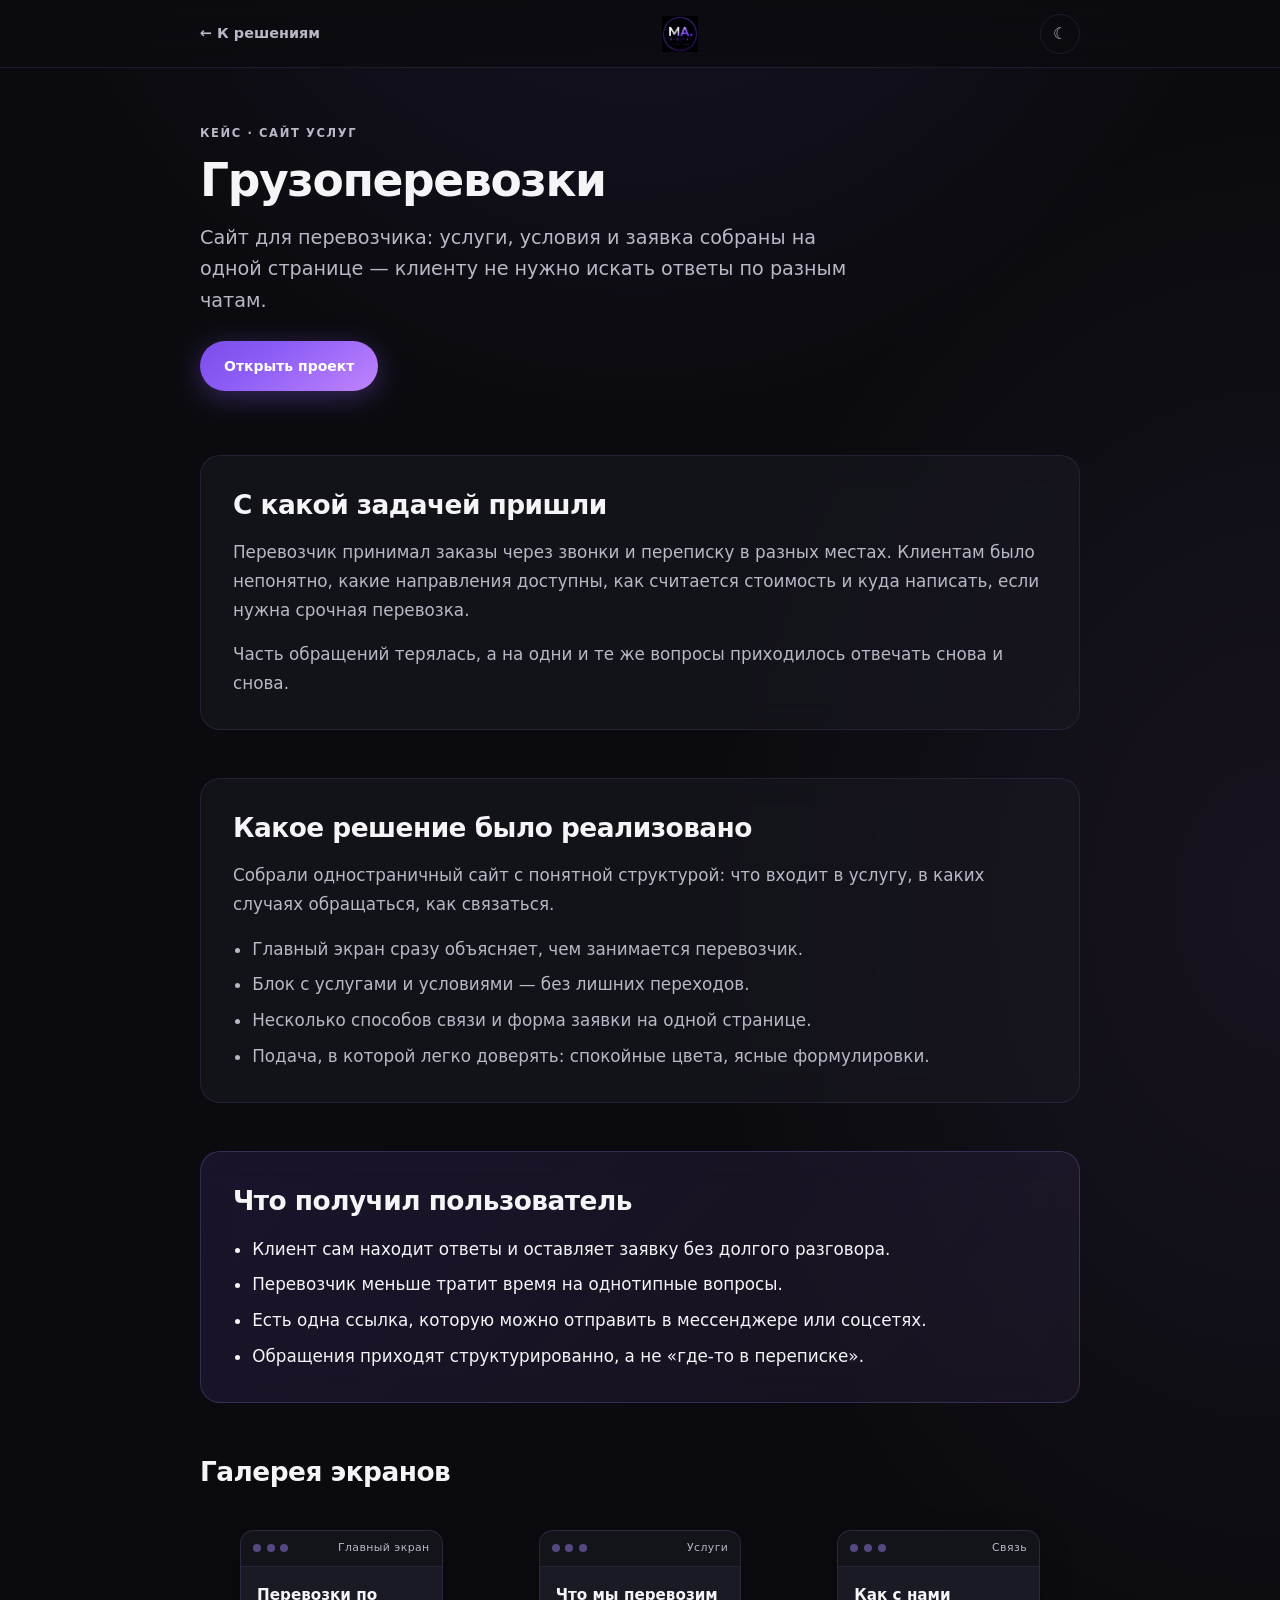
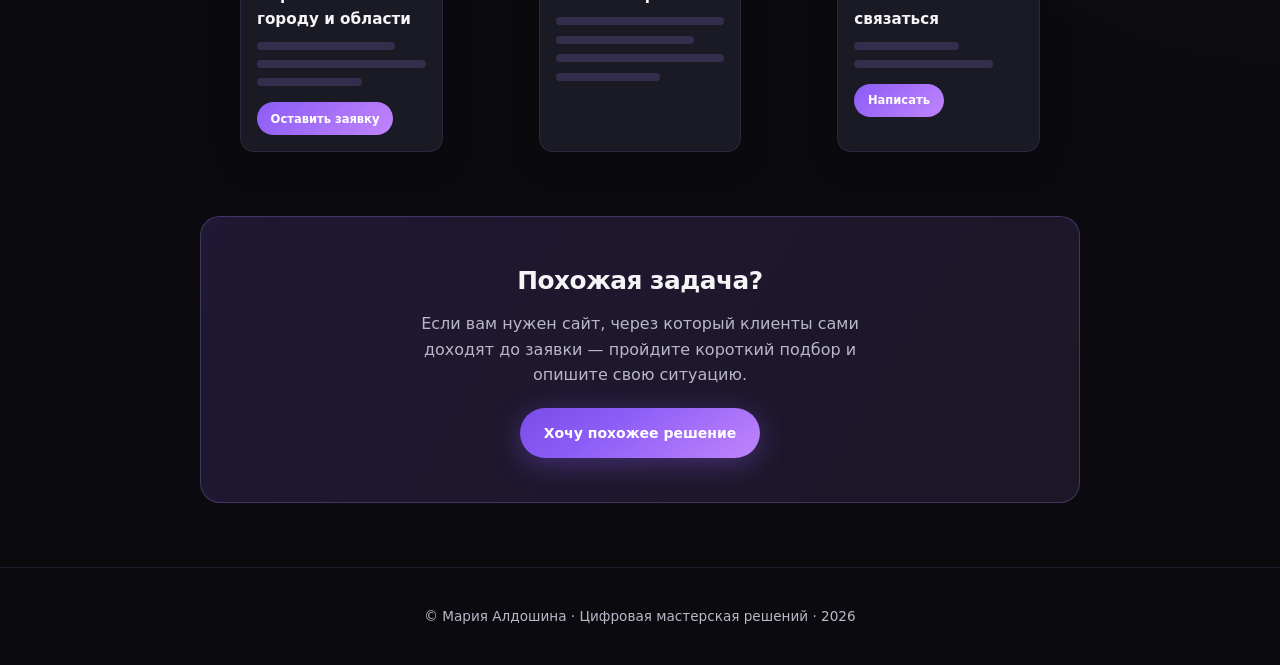
<file: cases/gruzoperevozki.html>
<!DOCTYPE html>
<html lang="ru">
<head>
  <meta charset="UTF-8" />
  <meta name="viewport" content="width=device-width, initial-scale=1.0" />
  <meta name="description" content="Кейс: сайт услуг для перевозчика — как упростили путь клиента от вопроса до заявки." />
  <title>Грузоперевозки — кейс · MA.digital</title>
  <script>
    (function () {
      var k = 'ma-digital-theme';
      var t = localStorage.getItem(k);
      if (t !== 'light' && t !== 'dark') t = 'dark';
      document.documentElement.setAttribute('data-theme', t);
    })();
  </script>
  <link rel="stylesheet" href="../assets/css/case-study.css" />
</head>
<body class="case-page">
  <header class="case-header">
    <div class="case-header__inner">
      <a class="case-header__back" href="../index.html#projects">← К решениям</a>
      <img class="case-header__logo" src="../логотип.png" alt="MA.digital" width="120" height="36" decoding="async" />
      <button type="button" class="case-header__theme" id="case-theme-toggle" aria-label="Включить светлую тему">☾</button>
    </div>
  </header>

  <main class="case-main">
    <section class="case-hero" aria-labelledby="case-title">
      <span class="label">Кейс · сайт услуг</span>
      <h1 id="case-title">Грузоперевозки</h1>
      <p class="case-hero__lead">Сайт для перевозчика: услуги, условия и заявка собраны на одной странице — клиенту не нужно искать ответы по разным чатам.</p>
      <div class="case-hero__actions">
        <a class="btn btn--primary" href="https://aldoshinamaria.github.io/GRUZOPEVOZKI_DIMA/" target="_blank" rel="noopener noreferrer">Открыть проект</a>
      </div>
    </section>

    <section class="case-block" aria-labelledby="case-problem">
      <h2 id="case-problem">С какой задачей пришли</h2>
      <p>Перевозчик принимал заказы через звонки и переписку в разных местах. Клиентам было непонятно, какие направления доступны, как считается стоимость и куда написать, если нужна срочная перевозка.</p>
      <p>Часть обращений терялась, а на одни и те же вопросы приходилось отвечать снова и снова.</p>
    </section>

    <section class="case-block" aria-labelledby="case-solution">
      <h2 id="case-solution">Какое решение было реализовано</h2>
      <p>Собрали одностраничный сайт с понятной структурой: что входит в услугу, в каких случаях обращаться, как связаться.</p>
      <ul>
        <li>Главный экран сразу объясняет, чем занимается перевозчик.</li>
        <li>Блок с услугами и условиями — без лишних переходов.</li>
        <li>Несколько способов связи и форма заявки на одной странице.</li>
        <li>Подача, в которой легко доверять: спокойные цвета, ясные формулировки.</li>
      </ul>
    </section>

    <section class="case-block case-block--result" aria-labelledby="case-result">
      <h2 id="case-result">Что получил пользователь</h2>
      <ul>
        <li>Клиент сам находит ответы и оставляет заявку без долгого разговора.</li>
        <li>Перевозчик меньше тратит время на однотипные вопросы.</li>
        <li>Есть одна ссылка, которую можно отправить в мессенджере или соцсетях.</li>
        <li>Обращения приходят структурированно, а не «где-то в переписке».</li>
      </ul>
    </section>

    <section class="case-gallery" aria-labelledby="case-gallery-title">
      <h2 id="case-gallery-title">Галерея экранов</h2>
      <div class="case-gallery__grid">
        <figure class="case-shot">
          <div class="case-shot__chrome" aria-hidden="true">
            <span class="case-shot__dot"></span><span class="case-shot__dot"></span><span class="case-shot__dot"></span>
            <span class="case-shot__caption">Главный экран</span>
          </div>
          <figcaption class="case-shot__body">
            <div class="case-shot__mock">
              <div class="case-shot__mock-title">Перевозки по городу и области</div>
              <div class="case-shot__mock-line case-shot__mock-line--mid"></div>
              <div class="case-shot__mock-line"></div>
              <div class="case-shot__mock-line case-shot__mock-line--short"></div>
              <span class="case-shot__mock-btn">Оставить заявку</span>
            </div>
          </figcaption>
        </figure>
        <figure class="case-shot">
          <div class="case-shot__chrome" aria-hidden="true">
            <span class="case-shot__dot"></span><span class="case-shot__dot"></span><span class="case-shot__dot"></span>
            <span class="case-shot__caption">Услуги</span>
          </div>
          <figcaption class="case-shot__body">
            <div class="case-shot__mock">
              <div class="case-shot__mock-title">Что мы перевозим</div>
              <div class="case-shot__mock-line"></div>
              <div class="case-shot__mock-line case-shot__mock-line--mid"></div>
              <div class="case-shot__mock-line"></div>
              <div class="case-shot__mock-line case-shot__mock-line--short"></div>
            </div>
          </figcaption>
        </figure>
        <figure class="case-shot">
          <div class="case-shot__chrome" aria-hidden="true">
            <span class="case-shot__dot"></span><span class="case-shot__dot"></span><span class="case-shot__dot"></span>
            <span class="case-shot__caption">Связь</span>
          </div>
          <figcaption class="case-shot__body">
            <div class="case-shot__mock">
              <div class="case-shot__mock-title">Как с нами связаться</div>
              <div class="case-shot__mock-line case-shot__mock-line--short"></div>
              <div class="case-shot__mock-line case-shot__mock-line--mid"></div>
              <span class="case-shot__mock-btn">Написать</span>
            </div>
          </figcaption>
        </figure>
      </div>
    </section>

    <section class="case-cta" aria-labelledby="case-cta-title">
      <h2 id="case-cta-title">Похожая задача?</h2>
      <p>Если вам нужен сайт, через который клиенты сами доходят до заявки — пройдите короткий подбор и опишите свою ситуацию.</p>
      <a class="btn btn--primary" href="../index.html#quiz-mvp">Хочу похожее решение</a>
    </section>
  </main>

  <footer class="case-footer">
    <p>© Мария Алдошина · Цифровая мастерская решений · <span id="case-year"></span></p>
  </footer>
  <script src="../assets/js/case-study.js"></script>
</body>
</html>
</file>
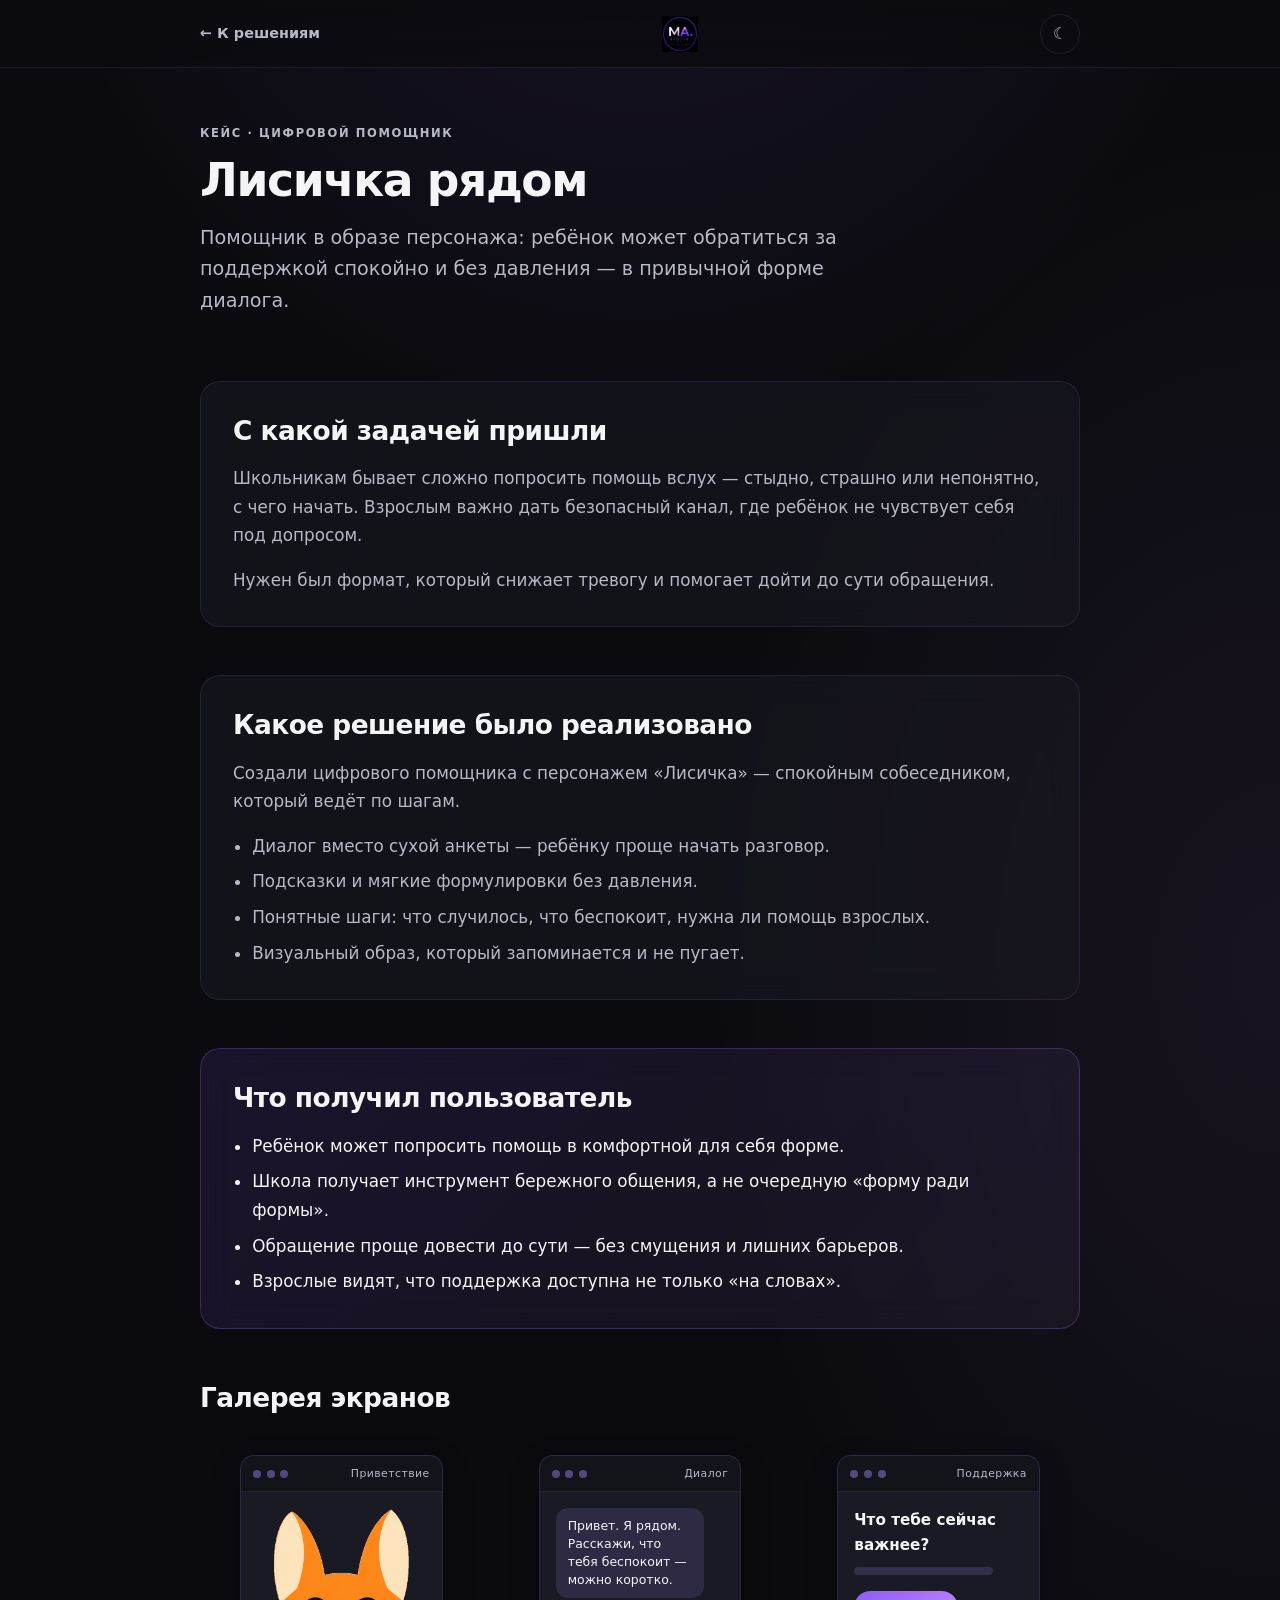
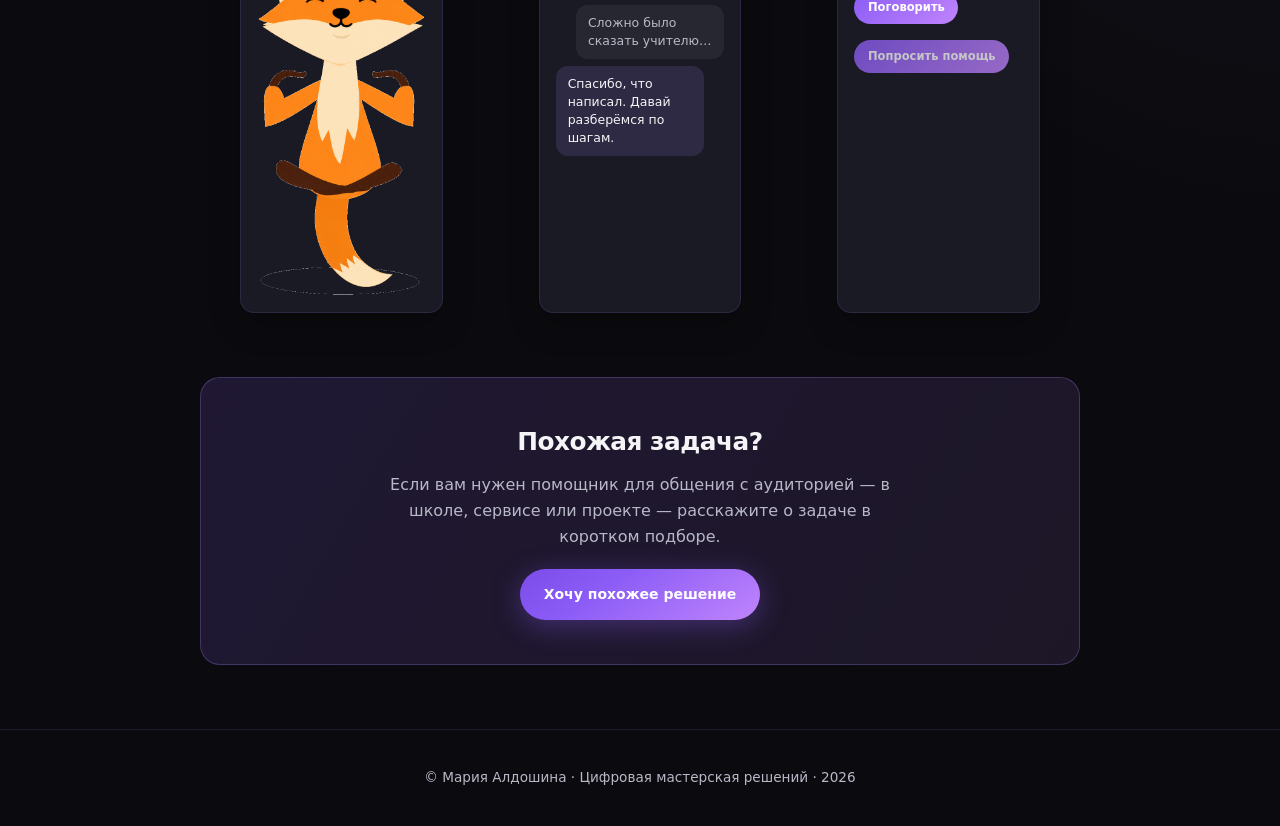
<file: cases/lisichka-ryadom.html>
<!DOCTYPE html>
<html lang="ru">
<head>
  <meta charset="UTF-8" />
  <meta name="viewport" content="width=device-width, initial-scale=1.0" />
  <meta name="description" content="Кейс: цифровой помощник «Лисичка рядом» — бережный канал поддержки для школьников." />
  <title>Лисичка рядом — кейс · MA.digital</title>
  <script>
    (function () {
      var k = 'ma-digital-theme';
      var t = localStorage.getItem(k);
      if (t !== 'light' && t !== 'dark') t = 'dark';
      document.documentElement.setAttribute('data-theme', t);
    })();
  </script>
  <link rel="stylesheet" href="../assets/css/case-study.css" />
</head>
<body class="case-page">
  <header class="case-header">
    <div class="case-header__inner">
      <a class="case-header__back" href="../index.html#projects">← К решениям</a>
      <img class="case-header__logo" src="../логотип.png" alt="MA.digital" width="120" height="36" decoding="async" />
      <button type="button" class="case-header__theme" id="case-theme-toggle" aria-label="Включить светлую тему">☾</button>
    </div>
  </header>

  <main class="case-main">
    <section class="case-hero" aria-labelledby="case-title">
      <span class="label">Кейс · цифровой помощник</span>
      <h1 id="case-title">Лисичка рядом</h1>
      <p class="case-hero__lead">Помощник в образе персонажа: ребёнок может обратиться за поддержкой спокойно и без давления — в привычной форме диалога.</p>
    </section>

    <section class="case-block" aria-labelledby="case-problem">
      <h2 id="case-problem">С какой задачей пришли</h2>
      <p>Школьникам бывает сложно попросить помощь вслух — стыдно, страшно или непонятно, с чего начать. Взрослым важно дать безопасный канал, где ребёнок не чувствует себя под допросом.</p>
      <p>Нужен был формат, который снижает тревогу и помогает дойти до сути обращения.</p>
    </section>

    <section class="case-block" aria-labelledby="case-solution">
      <h2 id="case-solution">Какое решение было реализовано</h2>
      <p>Создали цифрового помощника с персонажем «Лисичка» — спокойным собеседником, который ведёт по шагам.</p>
      <ul>
        <li>Диалог вместо сухой анкеты — ребёнку проще начать разговор.</li>
        <li>Подсказки и мягкие формулировки без давления.</li>
        <li>Понятные шаги: что случилось, что беспокоит, нужна ли помощь взрослых.</li>
        <li>Визуальный образ, который запоминается и не пугает.</li>
      </ul>
    </section>

    <section class="case-block case-block--result" aria-labelledby="case-result">
      <h2 id="case-result">Что получил пользователь</h2>
      <ul>
        <li>Ребёнок может попросить помощь в комфортной для себя форме.</li>
        <li>Школа получает инструмент бережного общения, а не очередную «форму ради формы».</li>
        <li>Обращение проще довести до сути — без смущения и лишних барьеров.</li>
        <li>Взрослые видят, что поддержка доступна не только «на словах».</li>
      </ul>
    </section>

    <section class="case-gallery" aria-labelledby="case-gallery-title">
      <h2 id="case-gallery-title">Галерея экранов</h2>
      <div class="case-gallery__grid">
        <figure class="case-shot">
          <div class="case-shot__chrome" aria-hidden="true">
            <span class="case-shot__dot"></span><span class="case-shot__dot"></span><span class="case-shot__dot"></span>
            <span class="case-shot__caption">Приветствие</span>
          </div>
          <figcaption class="case-shot__body">
            <img src="../assets/lisichka.png" alt="Персонаж Лисичка — цифровой помощник" width="320" height="320" loading="lazy" decoding="async" />
          </figcaption>
        </figure>
        <figure class="case-shot">
          <div class="case-shot__chrome" aria-hidden="true">
            <span class="case-shot__dot"></span><span class="case-shot__dot"></span><span class="case-shot__dot"></span>
            <span class="case-shot__caption">Диалог</span>
          </div>
          <figcaption class="case-shot__body">
            <div class="case-shot__mock-chat">
              <div class="case-shot__bubble case-shot__bubble--fox">Привет. Я рядом. Расскажи, что тебя беспокоит — можно коротко.</div>
              <div class="case-shot__bubble case-shot__bubble--user">Сложно было сказать учителю…</div>
              <div class="case-shot__bubble case-shot__bubble--fox">Спасибо, что написал. Давай разберёмся по шагам.</div>
            </div>
          </figcaption>
        </figure>
        <figure class="case-shot">
          <div class="case-shot__chrome" aria-hidden="true">
            <span class="case-shot__dot"></span><span class="case-shot__dot"></span><span class="case-shot__dot"></span>
            <span class="case-shot__caption">Поддержка</span>
          </div>
          <figcaption class="case-shot__body">
            <div class="case-shot__mock">
              <div class="case-shot__mock-title">Что тебе сейчас важнее?</div>
              <div class="case-shot__mock-line case-shot__mock-line--mid"></div>
              <span class="case-shot__mock-btn">Поговорить</span>
              <span class="case-shot__mock-btn case-shot__mock-btn--muted">Попросить помощь</span>
            </div>
          </figcaption>
        </figure>
      </div>
    </section>

    <section class="case-cta" aria-labelledby="case-cta-title">
      <h2 id="case-cta-title">Похожая задача?</h2>
      <p>Если вам нужен помощник для общения с аудиторией — в школе, сервисе или проекте — расскажите о задаче в коротком подборе.</p>
      <a class="btn btn--primary" href="../index.html#quiz-mvp">Хочу похожее решение</a>
    </section>
  </main>

  <footer class="case-footer">
    <p>© Мария Алдошина · Цифровая мастерская решений · <span id="case-year"></span></p>
  </footer>
  <script src="../assets/js/case-study.js"></script>
</body>
</html>
</file>
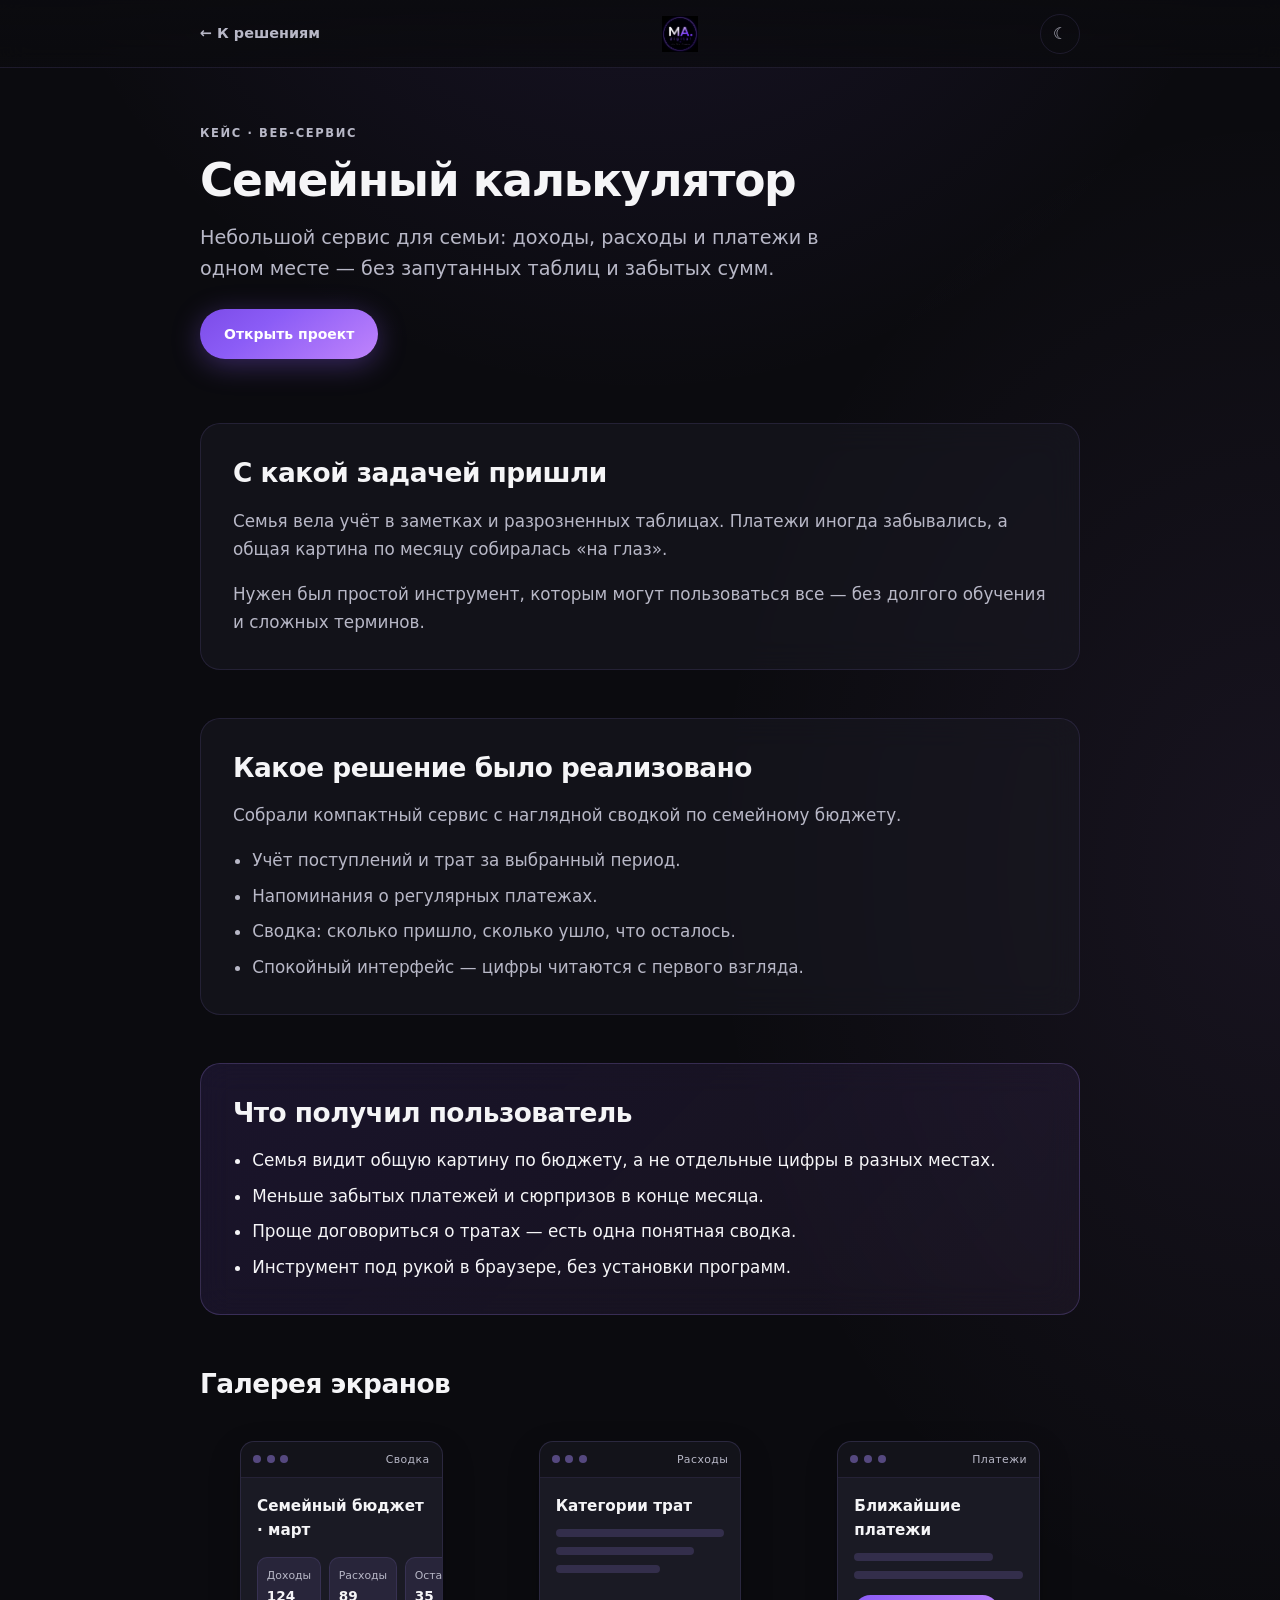
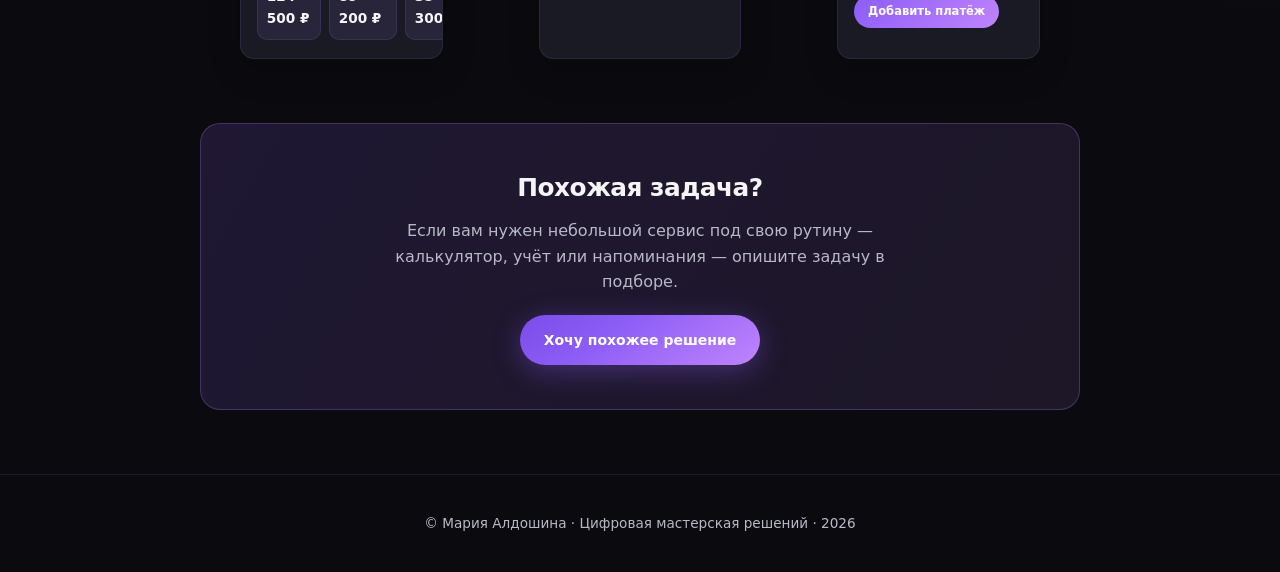
<file: cases/semeiny-kalkulyator.html>
<!DOCTYPE html>
<html lang="ru">
<head>
  <meta charset="UTF-8" />
  <meta name="viewport" content="width=device-width, initial-scale=1.0" />
  <meta name="description" content="Кейс: семейный калькулятор — наглядный учёт доходов, расходов и платежей для семьи." />
  <title>Семейный калькулятор — кейс · MA.digital</title>
  <script>
    (function () {
      var k = 'ma-digital-theme';
      var t = localStorage.getItem(k);
      if (t !== 'light' && t !== 'dark') t = 'dark';
      document.documentElement.setAttribute('data-theme', t);
    })();
  </script>
  <link rel="stylesheet" href="../assets/css/case-study.css" />
</head>
<body class="case-page">
  <header class="case-header">
    <div class="case-header__inner">
      <a class="case-header__back" href="../index.html#projects">← К решениям</a>
      <img class="case-header__logo" src="../логотип.png" alt="MA.digital" width="120" height="36" decoding="async" />
      <button type="button" class="case-header__theme" id="case-theme-toggle" aria-label="Включить светлую тему">☾</button>
    </div>
  </header>

  <main class="case-main">
    <section class="case-hero" aria-labelledby="case-title">
      <span class="label">Кейс · веб-сервис</span>
      <h1 id="case-title">Семейный калькулятор</h1>
      <p class="case-hero__lead">Небольшой сервис для семьи: доходы, расходы и платежи в одном месте — без запутанных таблиц и забытых сумм.</p>
      <div class="case-hero__actions">
        <a class="btn btn--primary" href="https://aldoshinamaria.github.io/family-calculator/" target="_blank" rel="noopener noreferrer">Открыть проект</a>
      </div>
    </section>

    <section class="case-block" aria-labelledby="case-problem">
      <h2 id="case-problem">С какой задачей пришли</h2>
      <p>Семья вела учёт в заметках и разрозненных таблицах. Платежи иногда забывались, а общая картина по месяцу собиралась «на глаз».</p>
      <p>Нужен был простой инструмент, которым могут пользоваться все — без долгого обучения и сложных терминов.</p>
    </section>

    <section class="case-block" aria-labelledby="case-solution">
      <h2 id="case-solution">Какое решение было реализовано</h2>
      <p>Собрали компактный сервис с наглядной сводкой по семейному бюджету.</p>
      <ul>
        <li>Учёт поступлений и трат за выбранный период.</li>
        <li>Напоминания о регулярных платежах.</li>
        <li>Сводка: сколько пришло, сколько ушло, что осталось.</li>
        <li>Спокойный интерфейс — цифры читаются с первого взгляда.</li>
      </ul>
    </section>

    <section class="case-block case-block--result" aria-labelledby="case-result">
      <h2 id="case-result">Что получил пользователь</h2>
      <ul>
        <li>Семья видит общую картину по бюджету, а не отдельные цифры в разных местах.</li>
        <li>Меньше забытых платежей и сюрпризов в конце месяца.</li>
        <li>Проще договориться о тратах — есть одна понятная сводка.</li>
        <li>Инструмент под рукой в браузере, без установки программ.</li>
      </ul>
    </section>

    <section class="case-gallery" aria-labelledby="case-gallery-title">
      <h2 id="case-gallery-title">Галерея экранов</h2>
      <div class="case-gallery__grid">
        <figure class="case-shot">
          <div class="case-shot__chrome" aria-hidden="true">
            <span class="case-shot__dot"></span><span class="case-shot__dot"></span><span class="case-shot__dot"></span>
            <span class="case-shot__caption">Сводка</span>
          </div>
          <figcaption class="case-shot__body">
            <div class="case-shot__mock">
              <div class="case-shot__mock-title">Семейный бюджет · март</div>
              <div class="case-shot__mock-kpis">
                <div class="case-shot__mock-kpi">Доходы<strong>124 500 ₽</strong></div>
                <div class="case-shot__mock-kpi">Расходы<strong>89 200 ₽</strong></div>
                <div class="case-shot__mock-kpi">Остаток<strong>35 300 ₽</strong></div>
              </div>
            </div>
          </figcaption>
        </figure>
        <figure class="case-shot">
          <div class="case-shot__chrome" aria-hidden="true">
            <span class="case-shot__dot"></span><span class="case-shot__dot"></span><span class="case-shot__dot"></span>
            <span class="case-shot__caption">Расходы</span>
          </div>
          <figcaption class="case-shot__body">
            <div class="case-shot__mock">
              <div class="case-shot__mock-title">Категории трат</div>
              <div class="case-shot__mock-line"></div>
              <div class="case-shot__mock-line case-shot__mock-line--mid"></div>
              <div class="case-shot__mock-line case-shot__mock-line--short"></div>
            </div>
          </figcaption>
        </figure>
        <figure class="case-shot">
          <div class="case-shot__chrome" aria-hidden="true">
            <span class="case-shot__dot"></span><span class="case-shot__dot"></span><span class="case-shot__dot"></span>
            <span class="case-shot__caption">Платежи</span>
          </div>
          <figcaption class="case-shot__body">
            <div class="case-shot__mock">
              <div class="case-shot__mock-title">Ближайшие платежи</div>
              <div class="case-shot__mock-line case-shot__mock-line--mid"></div>
              <div class="case-shot__mock-line"></div>
              <span class="case-shot__mock-btn">Добавить платёж</span>
            </div>
          </figcaption>
        </figure>
      </div>
    </section>

    <section class="case-cta" aria-labelledby="case-cta-title">
      <h2 id="case-cta-title">Похожая задача?</h2>
      <p>Если вам нужен небольшой сервис под свою рутину — калькулятор, учёт или напоминания — опишите задачу в подборе.</p>
      <a class="btn btn--primary" href="../index.html#quiz-mvp">Хочу похожее решение</a>
    </section>
  </main>

  <footer class="case-footer">
    <p>© Мария Алдошина · Цифровая мастерская решений · <span id="case-year"></span></p>
  </footer>
  <script src="../assets/js/case-study.js"></script>
</body>
</html>
</file>
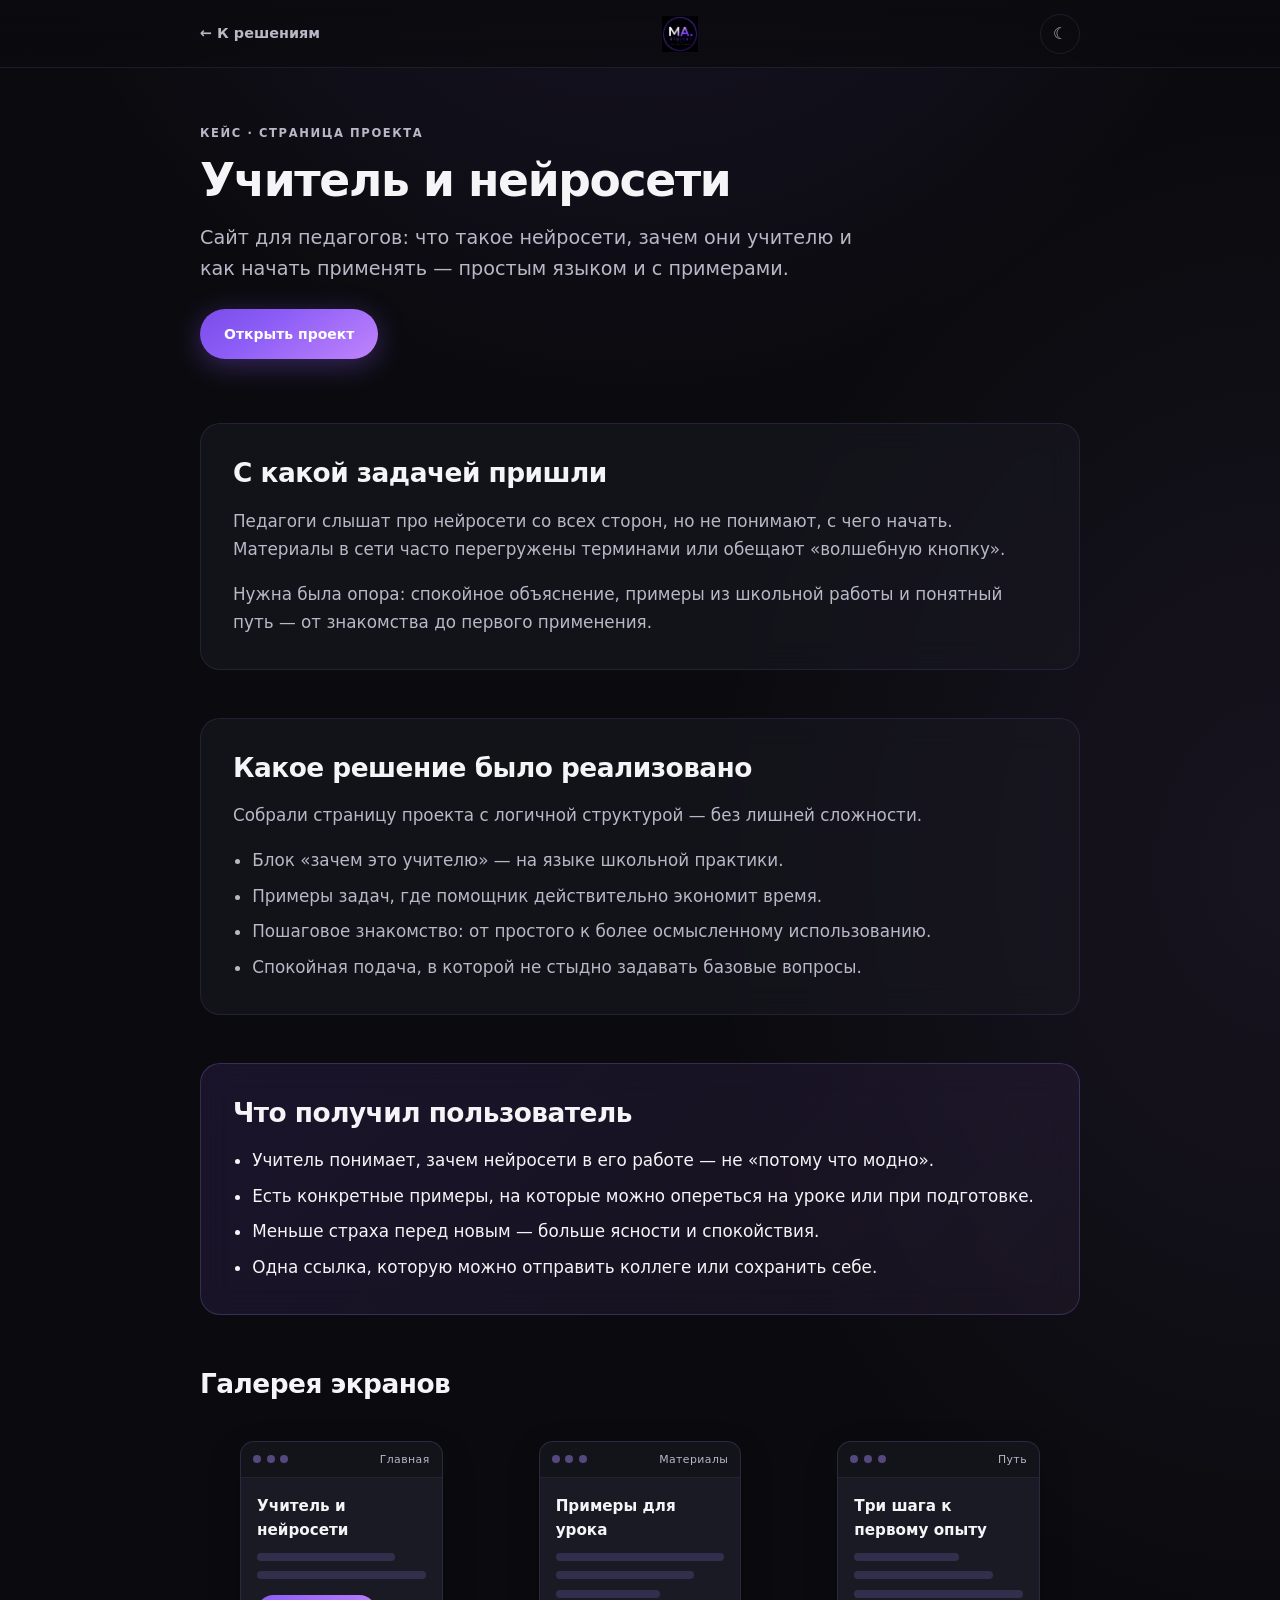
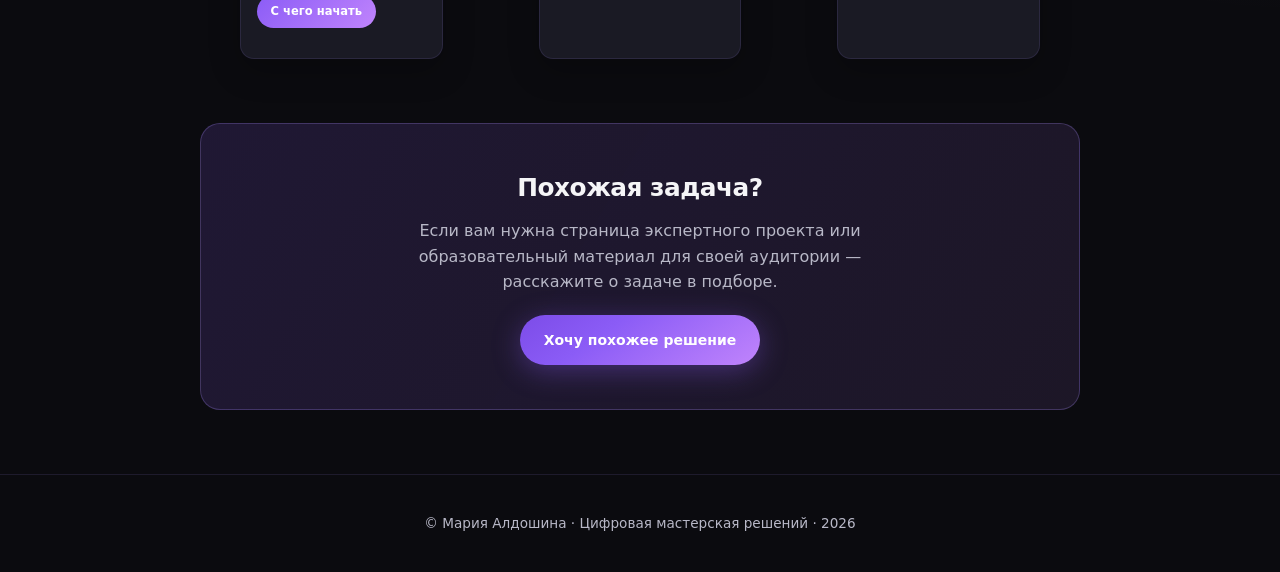
<file: cases/uchitel-neiroseti.html>
<!DOCTYPE html>
<html lang="ru">
<head>
  <meta charset="UTF-8" />
  <meta name="viewport" content="width=device-width, initial-scale=1.0" />
  <meta name="description" content="Кейс: сайт «Учитель и нейросети» — понятные материалы для педагогов о применении нейросетей в работе." />
  <title>Учитель и нейросети — кейс · MA.digital</title>
  <script>
    (function () {
      var k = 'ma-digital-theme';
      var t = localStorage.getItem(k);
      if (t !== 'light' && t !== 'dark') t = 'dark';
      document.documentElement.setAttribute('data-theme', t);
    })();
  </script>
  <link rel="stylesheet" href="../assets/css/case-study.css" />
</head>
<body class="case-page">
  <header class="case-header">
    <div class="case-header__inner">
      <a class="case-header__back" href="../index.html#projects">← К решениям</a>
      <img class="case-header__logo" src="../логотип.png" alt="MA.digital" width="120" height="36" decoding="async" />
      <button type="button" class="case-header__theme" id="case-theme-toggle" aria-label="Включить светлую тему">☾</button>
    </div>
  </header>

  <main class="case-main">
    <section class="case-hero" aria-labelledby="case-title">
      <span class="label">Кейс · страница проекта</span>
      <h1 id="case-title">Учитель и нейросети</h1>
      <p class="case-hero__lead">Сайт для педагогов: что такое нейросети, зачем они учителю и как начать применять — простым языком и с примерами.</p>
      <div class="case-hero__actions">
        <a class="btn btn--primary" href="https://aldoshinamaria.github.io/UCHITEL-NEIROSETI/" target="_blank" rel="noopener noreferrer">Открыть проект</a>
      </div>
    </section>

    <section class="case-block" aria-labelledby="case-problem">
      <h2 id="case-problem">С какой задачей пришли</h2>
      <p>Педагоги слышат про нейросети со всех сторон, но не понимают, с чего начать. Материалы в сети часто перегружены терминами или обещают «волшебную кнопку».</p>
      <p>Нужна была опора: спокойное объяснение, примеры из школьной работы и понятный путь — от знакомства до первого применения.</p>
    </section>

    <section class="case-block" aria-labelledby="case-solution">
      <h2 id="case-solution">Какое решение было реализовано</h2>
      <p>Собрали страницу проекта с логичной структурой — без лишней сложности.</p>
      <ul>
        <li>Блок «зачем это учителю» — на языке школьной практики.</li>
        <li>Примеры задач, где помощник действительно экономит время.</li>
        <li>Пошаговое знакомство: от простого к более осмысленному использованию.</li>
        <li>Спокойная подача, в которой не стыдно задавать базовые вопросы.</li>
      </ul>
    </section>

    <section class="case-block case-block--result" aria-labelledby="case-result">
      <h2 id="case-result">Что получил пользователь</h2>
      <ul>
        <li>Учитель понимает, зачем нейросети в его работе — не «потому что модно».</li>
        <li>Есть конкретные примеры, на которые можно опереться на уроке или при подготовке.</li>
        <li>Меньше страха перед новым — больше ясности и спокойствия.</li>
        <li>Одна ссылка, которую можно отправить коллеге или сохранить себе.</li>
      </ul>
    </section>

    <section class="case-gallery" aria-labelledby="case-gallery-title">
      <h2 id="case-gallery-title">Галерея экранов</h2>
      <div class="case-gallery__grid">
        <figure class="case-shot">
          <div class="case-shot__chrome" aria-hidden="true">
            <span class="case-shot__dot"></span><span class="case-shot__dot"></span><span class="case-shot__dot"></span>
            <span class="case-shot__caption">Главная</span>
          </div>
          <figcaption class="case-shot__body">
            <div class="case-shot__mock">
              <div class="case-shot__mock-title">Учитель и нейросети</div>
              <div class="case-shot__mock-line case-shot__mock-line--mid"></div>
              <div class="case-shot__mock-line"></div>
              <span class="case-shot__mock-btn">С чего начать</span>
            </div>
          </figcaption>
        </figure>
        <figure class="case-shot">
          <div class="case-shot__chrome" aria-hidden="true">
            <span class="case-shot__dot"></span><span class="case-shot__dot"></span><span class="case-shot__dot"></span>
            <span class="case-shot__caption">Материалы</span>
          </div>
          <figcaption class="case-shot__body">
            <div class="case-shot__mock">
              <div class="case-shot__mock-title">Примеры для урока</div>
              <div class="case-shot__mock-line"></div>
              <div class="case-shot__mock-line case-shot__mock-line--mid"></div>
              <div class="case-shot__mock-line case-shot__mock-line--short"></div>
            </div>
          </figcaption>
        </figure>
        <figure class="case-shot">
          <div class="case-shot__chrome" aria-hidden="true">
            <span class="case-shot__dot"></span><span class="case-shot__dot"></span><span class="case-shot__dot"></span>
            <span class="case-shot__caption">Путь</span>
          </div>
          <figcaption class="case-shot__body">
            <div class="case-shot__mock">
              <div class="case-shot__mock-title">Три шага к первому опыту</div>
              <div class="case-shot__mock-line case-shot__mock-line--short"></div>
              <div class="case-shot__mock-line case-shot__mock-line--mid"></div>
              <div class="case-shot__mock-line"></div>
            </div>
          </figcaption>
        </figure>
      </div>
    </section>

    <section class="case-cta" aria-labelledby="case-cta-title">
      <h2 id="case-cta-title">Похожая задача?</h2>
      <p>Если вам нужна страница экспертного проекта или образовательный материал для своей аудитории — расскажите о задаче в подборе.</p>
      <a class="btn btn--primary" href="../index.html#quiz-mvp">Хочу похожее решение</a>
    </section>
  </main>

  <footer class="case-footer">
    <p>© Мария Алдошина · Цифровая мастерская решений · <span id="case-year"></span></p>
  </footer>
  <script src="../assets/js/case-study.js"></script>
</body>
</html>
</file>
<file: assets/css/case-study.css>
/* ========== MA.digital — страницы кейсов ========== */

:root {
  --bg: #0B0B0F;
  --bg-secondary: #12121A;
  --card: #1A1A24;
  --text: #F5F5F7;
  --text-muted: #B8B8C7;
  --accent-1: #8B5CF6;
  --accent-2: #A78BFA;
  --accent-3: #C084FC;
  --glass: rgba(26, 26, 36, 0.55);
  --glass-border: rgba(167, 139, 250, 0.12);
  --radius-lg: 20px;
  --radius-md: 14px;
  --radius-sm: 10px;
  --space-sm: 1rem;
  --space-md: 1.5rem;
  --space-lg: 2.5rem;
  --space-xl: 4rem;
  --font: system-ui, -apple-system, "Segoe UI", Roboto, "Helvetica Neue", Arial, sans-serif;
  --ease-out: cubic-bezier(0.22, 1, 0.36, 1);
  --header-h: 72px;
}

html {
  color-scheme: dark;
}

html[data-theme="light"] {
  color-scheme: light;
  --bg: #e0dae8;
  --bg-secondary: #d3cad9;
  --card: #ebe6f0;
  --text: #12121a;
  --text-muted: #4a4a5c;
  --glass: rgba(228, 222, 236, 0.94);
  --glass-border: rgba(100, 60, 180, 0.14);
}

*,
*::before,
*::after {
  box-sizing: border-box;
}

body.case-page {
  margin: 0;
  font-family: var(--font);
  color: var(--text);
  background-color: var(--bg);
  background-image:
    radial-gradient(ellipse 90% 55% at 50% -12%, rgba(139, 92, 246, 0.12), transparent 55%),
    radial-gradient(ellipse 45% 35% at 100% 40%, rgba(192, 132, 252, 0.07), transparent);
  line-height: 1.6;
}

a {
  color: var(--accent-2);
}

.case-header {
  position: sticky;
  top: 0;
  z-index: 50;
  border-bottom: 1px solid var(--glass-border);
  background: linear-gradient(180deg, rgba(11, 11, 15, 0.92), rgba(11, 11, 15, 0.78));
  backdrop-filter: blur(14px);
  -webkit-backdrop-filter: blur(14px);
}

html[data-theme="light"] .case-header {
  background: linear-gradient(180deg, rgba(238, 234, 244, 0.97), rgba(230, 224, 236, 0.9));
}

.case-header__inner {
  max-width: 920px;
  margin: 0 auto;
  padding: 0.85rem 1.25rem;
  display: flex;
  align-items: center;
  justify-content: space-between;
  gap: var(--space-sm);
}

.case-header__back {
  display: inline-flex;
  align-items: center;
  gap: 0.4rem;
  color: var(--text-muted);
  text-decoration: none;
  font-size: 0.9rem;
  font-weight: 600;
  transition: color 0.2s;
}

.case-header__back:hover {
  color: var(--text);
}

.case-header__logo {
  height: 36px;
  width: auto;
}

.case-header__theme {
  background: transparent;
  border: 1px solid var(--glass-border);
  color: var(--text-muted);
  border-radius: 999px;
  width: 40px;
  height: 40px;
  cursor: pointer;
  font-size: 1rem;
}

.case-main {
  max-width: 920px;
  margin: 0 auto;
  padding: clamp(2rem, 5vw, 3.5rem) 1.25rem 4rem;
}

.case-hero {
  margin-bottom: clamp(2.5rem, 6vw, 4rem);
}

.case-hero .label {
  display: block;
  font-size: 0.72rem;
  font-weight: 600;
  letter-spacing: 0.14em;
  text-transform: uppercase;
  color: var(--text-muted);
  margin-bottom: 0.75rem;
}

.case-hero h1 {
  font-size: clamp(2rem, 5vw, 2.85rem);
  font-weight: 800;
  letter-spacing: -0.03em;
  line-height: 1.12;
  margin: 0 0 1rem;
  text-wrap: balance;
}

.case-hero__lead {
  font-size: clamp(1.05rem, 2.2vw, 1.2rem);
  color: var(--text-muted);
  max-width: 42rem;
  margin: 0 0 1.5rem;
  line-height: 1.65;
}

.case-hero__actions {
  display: flex;
  flex-wrap: wrap;
  gap: 0.65rem;
}

.btn {
  display: inline-flex;
  align-items: center;
  justify-content: center;
  gap: 0.5rem;
  padding: 0.875rem 1.5rem;
  font-size: 0.875rem;
  font-weight: 600;
  border-radius: 999px;
  text-decoration: none;
  border: 0;
  cursor: pointer;
  transition: transform 0.25s var(--ease-out), box-shadow 0.35s var(--ease-out), background 0.25s;
}

.btn--primary {
  background: linear-gradient(145deg, #7c4ce8 0%, var(--accent-1) 35%, var(--accent-3) 100%);
  color: #fff;
  box-shadow: 0 6px 28px rgba(139, 92, 246, 0.35);
}

.btn--primary:hover {
  transform: scale(1.03);
}

.btn--ghost {
  background: var(--glass);
  color: var(--text);
  border: 1px solid var(--glass-border);
  backdrop-filter: blur(16px);
  -webkit-backdrop-filter: blur(16px);
}

.btn--ghost:hover {
  transform: scale(1.03);
  border-color: rgba(167, 139, 250, 0.35);
}

.case-block {
  margin-bottom: clamp(2rem, 5vw, 3rem);
  padding: clamp(1.35rem, 3vw, 2rem);
  border: 1px solid var(--glass-border);
  border-radius: var(--radius-lg);
  background: var(--glass);
  backdrop-filter: blur(16px);
  -webkit-backdrop-filter: blur(16px);
}

.case-block__label {
  display: block;
  font-size: 0.72rem;
  font-weight: 600;
  letter-spacing: 0.14em;
  text-transform: uppercase;
  color: var(--accent-2);
  margin-bottom: 0.65rem;
}

.case-block h2 {
  font-size: clamp(1.25rem, 2.8vw, 1.65rem);
  font-weight: 700;
  letter-spacing: -0.02em;
  margin: 0 0 1rem;
  line-height: 1.3;
}

.case-block p,
.case-block li {
  color: var(--text-muted);
  font-size: 1.05rem;
  line-height: 1.7;
}

.case-block p {
  margin: 0 0 1rem;
}

.case-block p:last-child {
  margin-bottom: 0;
}

.case-block ul {
  margin: 0;
  padding-left: 1.2rem;
}

.case-block li + li {
  margin-top: 0.45rem;
}

.case-block--result {
  background: linear-gradient(135deg, rgba(139, 92, 246, 0.12), rgba(192, 132, 252, 0.06));
  border-color: rgba(167, 139, 250, 0.22);
}

.case-block--result p,
.case-block--result li {
  color: var(--text);
}

.case-gallery {
  margin-bottom: clamp(2rem, 5vw, 3rem);
}

.case-gallery h2 {
  font-size: clamp(1.25rem, 2.8vw, 1.65rem);
  font-weight: 700;
  margin: 0 0 1.25rem;
  letter-spacing: -0.02em;
}

.case-gallery__grid {
  display: grid;
  grid-template-columns: repeat(auto-fit, minmax(260px, 1fr));
  gap: 1rem;
}

.case-shot {
  border: 1px solid var(--glass-border);
  border-radius: var(--radius-md);
  overflow: hidden;
  background: var(--card);
  box-shadow: 0 12px 32px rgba(0, 0, 0, 0.22);
}

.case-shot__chrome {
  display: flex;
  align-items: center;
  gap: 0.35rem;
  padding: 0.55rem 0.75rem;
  background: rgba(0, 0, 0, 0.28);
  border-bottom: 1px solid var(--glass-border);
}

html[data-theme="light"] .case-shot__chrome {
  background: rgba(0, 0, 0, 0.06);
}

.case-shot__dot {
  width: 8px;
  height: 8px;
  border-radius: 50%;
  background: rgba(167, 139, 250, 0.45);
}

.case-shot__caption {
  margin-left: auto;
  font-size: 0.68rem;
  color: var(--text-muted);
  letter-spacing: 0.04em;
}

.case-shot__body {
  padding: 1rem;
  min-height: 180px;
}

.case-shot__body img {
  display: block;
  width: 100%;
  height: auto;
  border-radius: calc(var(--radius-sm) - 2px);
}

.case-shot__mock {
  display: flex;
  flex-direction: column;
  gap: 0.65rem;
}

.case-shot__mock-title {
  font-size: 0.95rem;
  font-weight: 700;
  color: var(--text);
}

.case-shot__mock-line {
  height: 8px;
  border-radius: 999px;
  background: rgba(167, 139, 250, 0.18);
}

.case-shot__mock-line--short {
  width: 62%;
}

.case-shot__mock-line--mid {
  width: 82%;
}

.case-shot__mock-btn {
  align-self: flex-start;
  margin-top: 0.35rem;
  padding: 0.45rem 0.85rem;
  border-radius: 999px;
  font-size: 0.72rem;
  font-weight: 600;
  color: #fff;
  background: linear-gradient(135deg, var(--accent-1), var(--accent-3));
}

.case-shot__mock-btn--muted {
  opacity: 0.75;
}

.case-shot__mock-kpis {
  display: grid;
  grid-template-columns: repeat(3, 1fr);
  gap: 0.5rem;
  margin-top: 0.25rem;
}

.case-shot__mock-kpi {
  padding: 0.55rem;
  border-radius: var(--radius-sm);
  background: rgba(167, 139, 250, 0.1);
  border: 1px solid var(--glass-border);
  font-size: 0.68rem;
  color: var(--text-muted);
}

.case-shot__mock-kpi strong {
  display: block;
  color: var(--text);
  font-size: 0.85rem;
  margin-top: 0.15rem;
}

.case-shot__mock-chat {
  display: flex;
  flex-direction: column;
  gap: 0.45rem;
}

.case-shot__bubble {
  max-width: 88%;
  padding: 0.55rem 0.75rem;
  border-radius: 12px;
  font-size: 0.78rem;
  line-height: 1.45;
}

.case-shot__bubble--fox {
  align-self: flex-start;
  background: rgba(167, 139, 250, 0.14);
  color: var(--text);
}

.case-shot__bubble--user {
  align-self: flex-end;
  background: rgba(255, 255, 255, 0.06);
  color: var(--text-muted);
}

.case-cta {
  text-align: center;
  padding: clamp(2rem, 4vw, 2.75rem);
  border-radius: var(--radius-lg);
  border: 1px solid rgba(167, 139, 250, 0.26);
  background: linear-gradient(120deg, rgba(139, 92, 246, 0.16), rgba(192, 132, 252, 0.1));
}

.case-cta h2 {
  font-size: clamp(1.2rem, 2.6vw, 1.55rem);
  margin: 0 0 0.65rem;
  letter-spacing: -0.02em;
}

.case-cta p {
  color: var(--text-muted);
  margin: 0 0 1.25rem;
  max-width: 32rem;
  margin-left: auto;
  margin-right: auto;
}

.case-footer {
  text-align: center;
  padding: 1.5rem;
  color: var(--text-muted);
  font-size: 0.85rem;
  border-top: 1px solid var(--glass-border);
}

@media (max-width: 480px) {
  .case-hero__actions {
    flex-direction: column;
  }
  .case-hero__actions .btn {
    width: 100%;
  }
}

@media (prefers-reduced-motion: reduce) {
  .btn {
    transition: none;
  }
}
</file>
